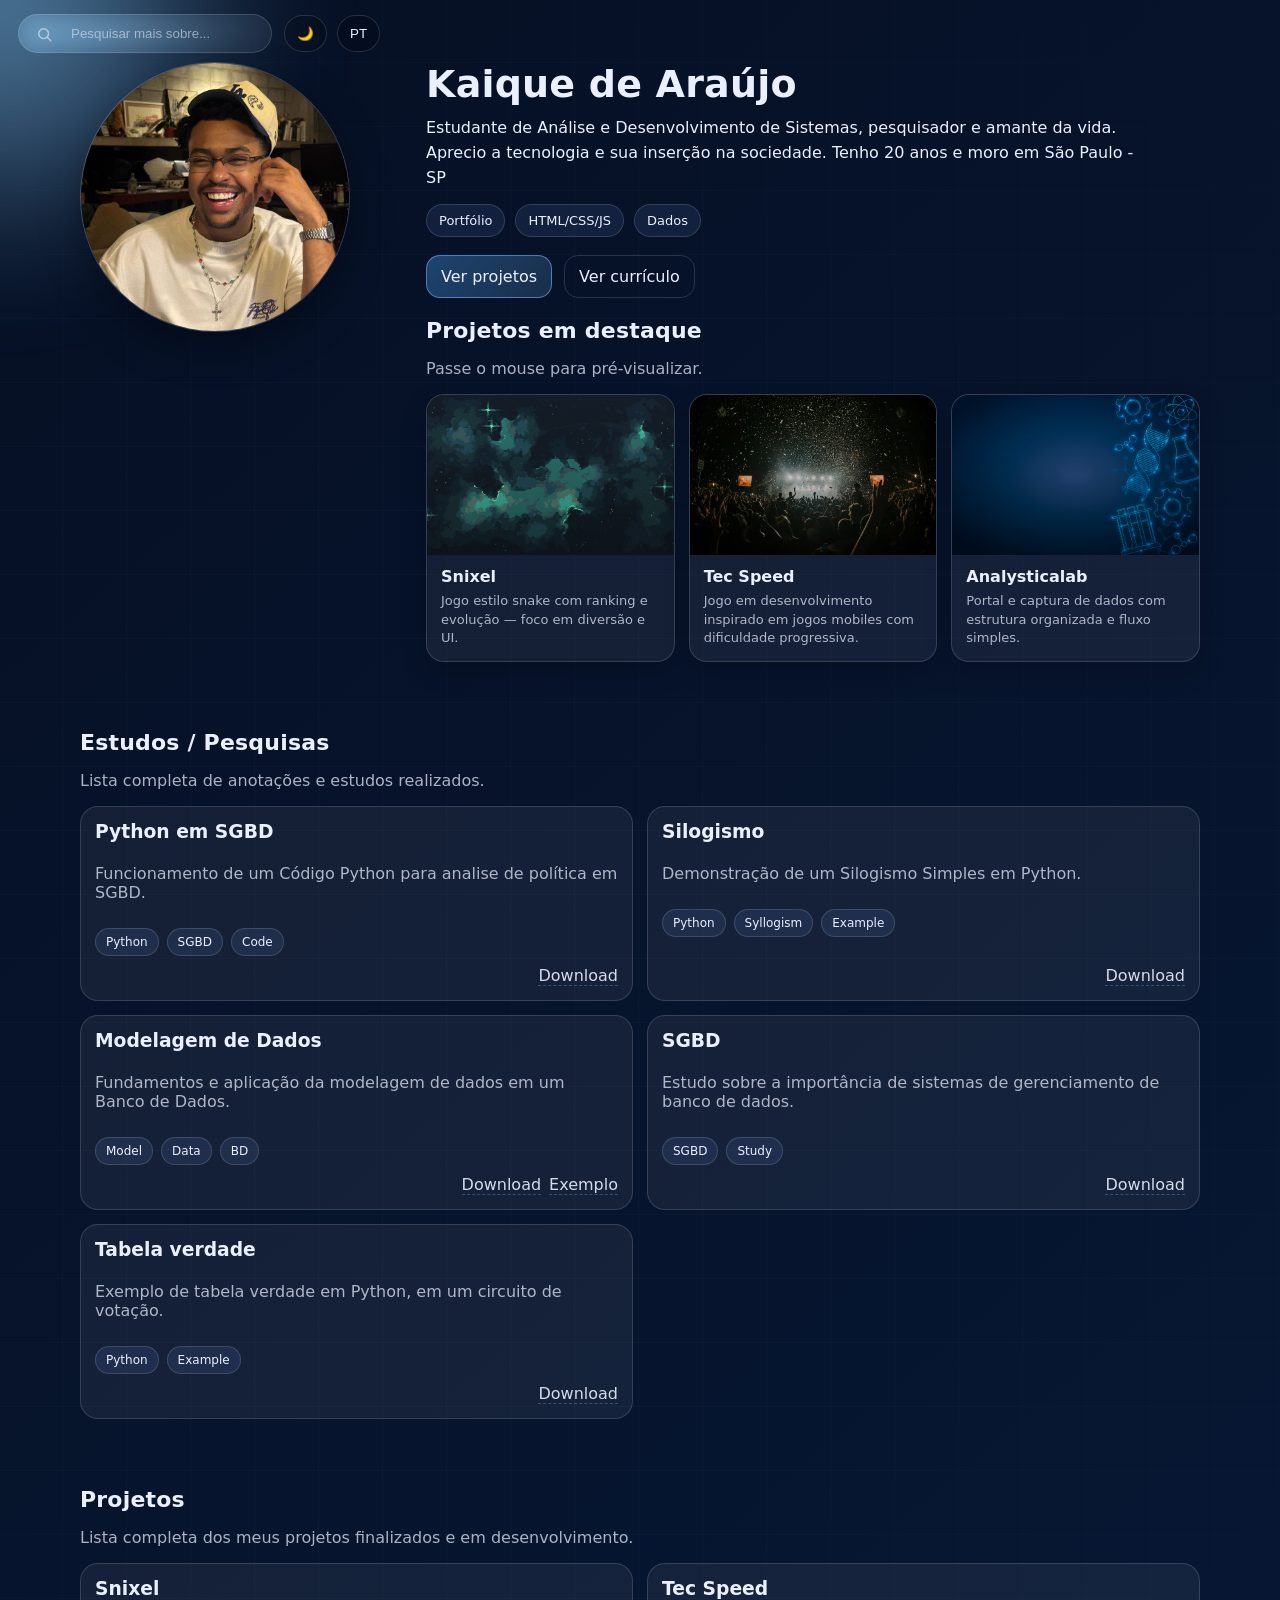
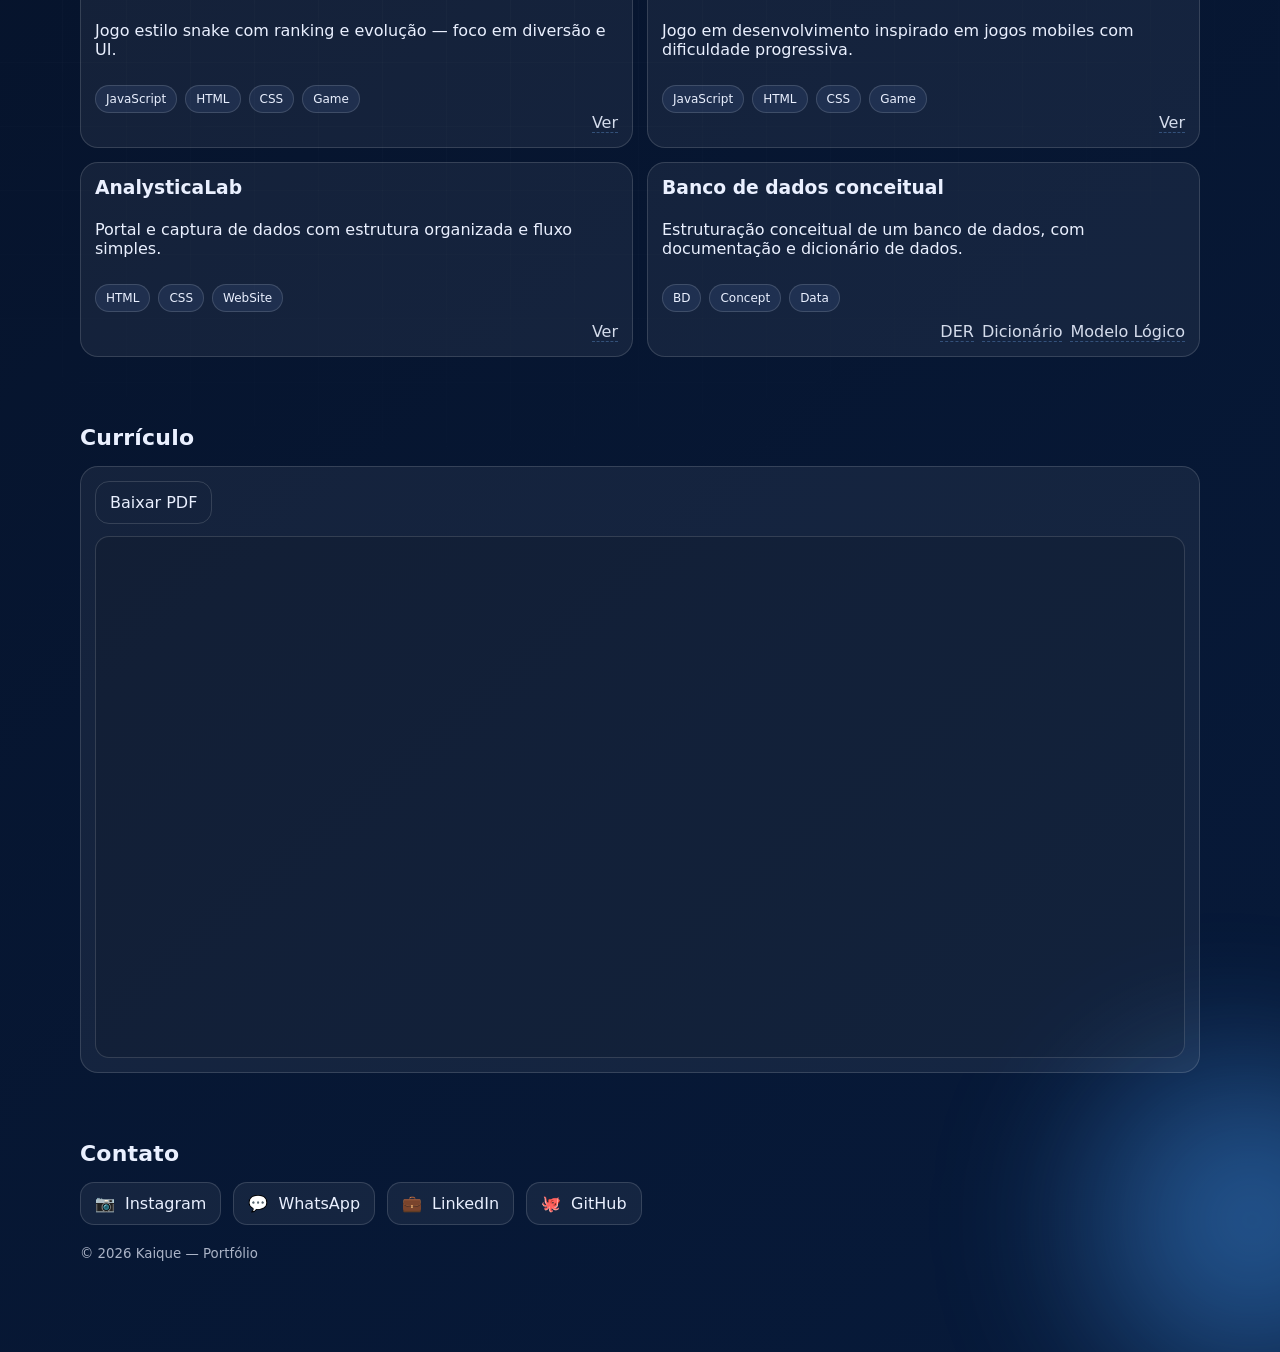
<file: index.html>
<!DOCTYPE html>
<html lang="pt-br" data-theme="dark">
<head>
  <meta charset="UTF-8" />
  <meta name="viewport" content="width=device-width, initial-scale=1"/>
  <title>ForMe</title>
  <link rel="stylesheet" href="style.css" />
</head>

<body>
  <!-- Gradient background layers -->
  <div class="bg">
    <div class="blob b1"></div>
    <div class="blob b2"></div>
    <div class="grid"></div>
  </div>

  <!-- Top-right accessibility controls -->
  <header class="topbar" aria-label="Acessibilidades">
    <div class="search right">
  <svg class="search-icon" viewBox="0 0 24 24">
    <path d="M21 21l-4.3-4.3m1.3-5.2a6.5 6.5 0 11-13 0 6.5 6.5 0 0113 0z"
      stroke="currentColor"
      stroke-width="2"
      fill="none"
      stroke-linecap="round"
      stroke-linejoin="round"/>
  </svg>

  <input
    id="searchInput"
    type="search"
    placeholder="Pesquisar mais sobre..."
        aria-label="Pesquisar por palavras-chave"
      />
    </div>

    <div class="toggles">
      <button class="icon-btn" id="btnTheme" aria-label="Alternar modo noturno">
        🌙
      </button>

      <button class="icon-btn" id="btnLang" aria-label="Alterar idioma">
        PT
      </button>
    </div>
  </header>

  <!-- Right hidden navbar (reveals on hover) -->
   <button class="menu-toggle" aria-label="Abrir menu">
  <span></span>
  <span></span>
  <span></span>
</button>
  <aside class="nav-rail" aria-label="Menu lateral">
    <nav class="nav" aria-label="Navegação principal">
      <a href="#home" class="nav-item" data-i18n="nav_home" title="Home">🏠 <span>Home</span></a>
      <a href="#cv" class="nav-item" data-i18n="nav_cv" title="Currículo">📄 <span>Currículo</span></a>
      <a href="#projects" class="nav-item" data-i18n="nav_projects" title="Projetos">🧩 <span>Projetos</span></a>
      <a href="#studies" class="nav-item" data-i18n="nav_studies" title="Estudos/Pesquisas">📚 <span>Estudos</span></a>
      <a href="#contact" class="nav-item" data-i18n="nav_contact" title="Contato">✉️ <span>Contato</span></a>
    </nav>
  </aside>

  <main class="container">
    <!-- HOME -->
    <section id="home" class="section hero" data-search-scope="home">
      <div class="hero-left">
        <div class="avatar-wrap" aria-label="Foto do Kaique">
          <!-- Troque src pela sua foto -->
          <img class="avatar" src="perfil.png" alt="Foto do Kaique" onerror="this.style.display='none'; this.parentElement.classList.add('avatar-fallback')"/>
          <div class="avatar-fallback-inner">
            <div class="initials">K</div>
            <small data-i18n="avatar_hint">Adicione sua foto em /assets</small>
          </div>
        </div>
      </div>

      <div class="hero-right">
        <h1 class="title">
          <strong>Kaique de Araújo</strong>
        </h1>

        <p class="subtitle" data-i18n="subtitle">
          Estudante de Análise e Desenvolvimento de Sistemas, pesquisador e amante da vida. Aprecio a tecnologia e sua inserção na sociedade. 20 anos, São Paulo - SP
          
        </p>

        <div class="pill-row" aria-label="Destaques rápidos">
          <span class="pill" data-i18n="pill_1">Front-end</span>
          <span class="pill" data-i18n="pill_2">Banco de Dados</span>
          <span class="pill" data-i18n="pill_3">Projetos acadêmicos</span>
        </div>

        <div class="hero-actions">
          <a class="btn primary" href="#projects" data-i18n="cta_projects">Ver projetos</a>
          <a class="btn ghost" href="#cv" data-i18n="cta_cv">Ver currículo</a>
        </div>

        <div class="featured">
          <div class="section-head">
            <h2 data-i18n="featured_title">Projetos em destaque</h2>
            <p class="muted" data-i18n="featured_sub">Passe o mouse para pré-visualizar.</p>
          </div>

          <div class="card-grid">
            <!-- CARD 1 -->
            <article class="card project"
  data-title="Snixel"
  data-desc="Jogo estilo snake com ranking e evolução — foco em diversão e UI."
  data-shots="/assets/images/snixel-1.PNG|assets/images/snixel-2.PNG|assets/images/snixel-3.PNG"
  data-tags="web front-end html css"
  data-demo="assets/games/SNIXEL/indeex.html"
  tabindex="0">

  <div class="card-media" style="--img:url('assets/images/char.png')"></div>

  <div class="card-body">
    <h3>Snixel</h3>
    <p data-i18n="p1_desc">
      Jogo estilo snake com ranking e evolução — foco em diversão e UI.
    </p>
  </div>

  <button class="card-overlay" data-preview="Snixel">Pré-visualizar</button>
</article>

            <!-- CARD 2 -->
            <article class="card project"
  data-title="Tec Speed"
  data-desc="Jogo em desenvolvimento inspirado em jogos mobiles com dificuldade progressiva."
  data-shots="/assets/images/tec-speed-1.PNG|assets/images/tec-speed-2.PNG|assets/images/tec-speed-3.PNG"
  data-tags="web front-end html css"
  data-demo="assets/games/tec-speed/index.html"
  tabindex="0">

  <div class="card-media" style="--img:url('assets/images/tec.jpg')"></div>

  <div class="card-body">
    <h3>Tec Speed</h3>
    <p data-i18n="p2_desc">
      Jogo em desenvolvimento inspirado em jogos mobiles com dificuldade progressiva.
    </p>
  </div>
  
  <button class="card-overlay" data-preview="Snixel">Pré-visualizar</button>
            </article>

            <!-- CARD 3 -->
            <article class="card project"
  data-title="Analysticalab"
  data-desc="Portal de captura de dados com estrutura organizada e fluxo simples."
  data-shots="/assets/images/lab-1.PNG|assets/images/lab-3.PNG"
  data-tags="web front-end html css"
  data-demo="assets/games/lab-page/index.html"
  tabindex="0">

  <div class="card-media" style="--img:url('assets/images/lab-fundo.jpg')"></div>

  <div class="card-body">
    <h3>Analysticalab</h3>
    <p data-i18n="p3_desc">
      Portal de captura de dados com estrutura organizada e fluxo simples.
    </p>
  </div>

   <button class="card-overlay" data-preview="Analysticalab">Pré-visualizar</button>
            </article>
    </section>

    <!-- ESTUDOS / PESQUISAS -->
    <section id="studies" class="section" data-search-scope="studies">
      <div class="section-head">
        <h2 data-i18n="studies_title">Estudos / Pesquisas</h2>
        <p class="muted" data-i18n="studies_sub">Lista completa de anotações e estudos realizados.</p>
      </div>

    <!-- ESTUDO 1 -->
      <div class="list-grid">
        <article class="list-card" data-tags="python sgbd code" data-title="Python em SGBD">
          <h3 data-i18n="study_a_title">Python em SGBD</h3>
          <p class="muted" data-i18n="study_a_desc">Funcionamento de um Código Python para analise de política em SGBD.</p>
          <div class="chips">
            <span class="chip">Python</span><span class="chip">SGBD</span><span class="chip">Code</span>
          </div>
    <div class="links">
<div class="downloads">
  <a href="assets/docs/python-sgbd.pdf" class="link" download>Download</a>
</div>
  </article>

     <!-- ESTUDO 2 -->
        <article class="list-card" data-tags="python syllogism example" data-title="Silogismo">
          <h3 data-i18n="study_b_title">Silogismo</h3>
          <p class="muted" data-i18n="study_b_desc">Demonstração de um Silogismo Simples em Python.</p>
          <div class="chips">
            <span class="chip">Python</span><span class="chip">Syllogism</span><span class="chip">Example</span>
          </div>
        <div class="links">
<div class="downloads">
  <a href="assets/docs/silogismo.ipynb" class="link" download>Download</a>
</div>
  </article>

  <!-- ESTUDO 3 -->
        <article class="list-card" data-tags="model data BD" data-title="Modelagem de Dados">
          <h3 data-i18n="study_c_title">Modelagem de Dados</h3>
          <p class="muted" data-i18n="study_c_desc">Fundamentos e aplicação da modelagem de dados em um Banco de Dados.</p>
          <div class="chips">
            <span class="chip">Model</span><span class="chip">Data</span><span class="chip">BD</span>
          </div>
        <div class="links">
<div class="downloads">
  <a href="assets/docs/modelagem.pdf" class="link" download>Download</a>
  <a href="assets/docs/mdexemplo.ipynb" class="link" download>Exemplo</a>
</div>
  </article>

  <!-- ESTUDO 4 -->
        <article class="list-card" data-tags="sgbd study" data-title="SGBD">
          <h3 data-i18n="study_d_title">SGBD</h3>
          <p class="muted" data-i18n="study_d_desc">Estudo sobre a importância de sistemas de gerenciamento de banco de dados. </p>
          <div class="chips">
            <span class="chip">SGBD</span><span class="chip">Study</span>
          </div>
        <div class="links">
<div class="downloads">
  <a href="assets/docs/sgbd-estudo.pdf" class="link" download>Download</a>
</div>
  </article>

  <!-- ESTUDO 5 -->
        <article class="list-card" data-tags="python example" data-title="Tabela verdade">
          <h3 data-i18n="study_e_title">Tabela Verdade</h3>
          <p class="muted" data-i18n="study_e_desc">Exemplo de tabela verdade em Python, em um circuito de votação. </p>
          <div class="chips">
            <span class="chip">Python</span><span class="chip">Example</span>
          </div>
        <div class="links">
<div class="downloads">
  <a href="assets/docs/tabelaverdade.ipynb" class="link" download>Download</a>
</div>
  </article>
    </section>

    <!-- PROJETOS -->
    <section id="projects" class="section" data-search-scope="projects">
      <div class="section-head">
        <h2 data-i18n="projects_title">Projetos</h2>
        <p class="muted" data-i18n="projects_sub">Lista completa dos meus projetos finalizados e em desenvolvimento.</p>
      </div>

      <div class="list-grid" id="projectsList">

  <!-- PROJETO 1 -->
  <article class="list-card" data-tags="jogo javascript ranking" data-title="Snixel">
    <h3>Snixel</h3>
   <p data-i18n="p1_desc">Jogo estilo snake com ranking e evolução — foco em diversão e UI.</p>
    <div class="chips">
      <span class="chip">JavaScript</span><span class="chip">HTML</span><span class="chip">CSS</span><span class="chip">Game</span>
    </div>
    <div class="links">
      <a href="assets/games/SNIXEL/indeex.html" class="link" target="_blank" rel="noopener noreferrer">Ver</a>
    </div>
  </article>

  <!-- PROJETO 2 -->
  <article class="list-card" data-tags="sistema analise dados" data-title="Tec Speed">
    <h3>Tec Speed</h3>
    <p data-i18n="p2_desc">Jogo em desenvolvimento inspirado em jogos mobiles com dificuldade progressiva.</p>
    <div class="chips">
      <span class="chip">JavaScript</span><span class="chip">HTML</span><span class="chip">CSS</span><span class="chip">Game</span>
    </div>
    <div class="links">
      <a href="assets/games/tec-speed/index.html" class="link" target="_blank" rel="noopener noreferrer">Ver</a>
    </div>
  </article>

  <!-- PROJETO 3 -->
  <article class="list-card" data-tags="laboratorio exames banco" data-title="AnalysticaLab">
    <h3>AnalysticaLab</h3>
    <p data-i18n="p3_desc">Portal de captura de dados com estrutura organizada e fluxo simples.</p>
    <div class="chips">
      <span class="chip">HTML</span><span class="chip">CSS</span><span class="chip">WebSite</span>
    </div>
    <div class="links">
      <a href="assets/games/lab-page/index.html" class="link" target="_blank" rel="noopener noreferrer">Ver</a>
    </div>
  </article>

  <!-- PROJETO 4 -->
  <article class="list-card" data-tags="seu quarto projeto" data-title="Banco de dados conceitual">
    <h3>Banco de dados conceitual</h3>
    <p data-i18n="p4_desc">Estruturação conceitual de um banco de dados, com documentação e dicionário de dados.</p>
    <div class="chips">
      <span class="chip">BD</span><span class="chip">Concept</span><span class="chip">Data</span>
    </div>
    <div class="links">
<div class="downloads">
  <a href="assets/docs/der.docx" class="link" download>DER</a>
  <a href="assets/docs/dicionario.xlsx" class="link" download>Dicionário</a>
  <a href="assets/docs/modelo.pdf" class="link" download>Modelo Lógico</a>
</div>
  </article>

</div>
    </section>


<!-- CURRÍCULO (sem abrir nova guia) -->
    <section id="cv" class="section" data-search-scope="cv">
  <div class="section-head">
    <h2 data-i18n="cv_title">Currículo</h2>
    <p class="muted" data-i18n="cv_sub"></p>
  </div>

  <div class="cv-wrap">
    <div class="cv-actions">
      <a class="btn ghost" id="cvDownload" href="cv.pdf" download="Curriculo-Kaique.pdf" data-i18n="cv_download">
        Baixar PDF
      </a>
    </div>

    <div class="cv-viewer" role="region" aria-label="Visualização do currículo">
      <iframe id="cvFrame" title="Currículo (PDF)" src="cv.pdf" loading="lazy"></iframe>
    </div>
  </div>
</section>
    <!-- CONTATO (rodapé) -->
    <footer id="contact" class="section footer" data-search-scope="contact">
      <div class="section-head">
        <h2 data-i18n="contact_title">Contato</h2>
        <p class="muted" data-i18n="contact_sub"></p>
      </div>

      <div class="contact-row">
        <a class="social" href="https://www.instagram.com/okarapreto/" target="_blank"> 📷 <span>Instagram</span></a>
        <a class="social" href="https://wa.me/11960584763" target="_blank"> 💬 <span>WhatsApp</span></a>
        <a class="social" href="#" aria-label="LinkedIn">💼 <span>LinkedIn</span></a>
        <a class="social" href="https://github.com/kaique-araujo" target="_blank"> 🐙 <span>GitHub</span></a>
      </div>

      <small class="muted">© <span id="year"></span> Kaique — Portfólio</small>
    </footer>
  </main>

  <!-- Preview modal (in-page, no new tab) -->
  <dialog class="modal" id="previewModal" aria-label="Pré-visualização do projeto">
  <div class="modal-card">
    <div class="modal-top">
      <h3 id="previewTitle">Pré-visualizar</h3>
      <button class="icon-btn" id="closeModal" aria-label="Fechar">✖</button>
    </div>

    <div class="modal-body">
      <div class="gallery">
        <button class="gallery-nav" id="prevShot" aria-label="Imagem anterior">‹</button>

        <div class="gallery-frame">
          <img id="previewImage" alt="Screenshot do projeto" />
          <div class="gallery-count" id="galleryCount">1/1</div>
        </div>

        <button class="gallery-nav" id="nextShot" aria-label="Próxima imagem">›</button>
      </div>

      <p class="muted" id="previewText"></p>

      <div class="preview-links" id="previewLinks"></div>

      <div class="modal-actions">
  <button class="btn ghost" id="modalGoProjects">Ver seção de projetos</button>

  <a class="btn primary" id="btnTestar" target="_blank" style="display:none;">
     Testar
  </a>

  
</div>
    </div>
  </div>
</dialog>

  <script src="script.js"></script>
</body>
</html>
</file>
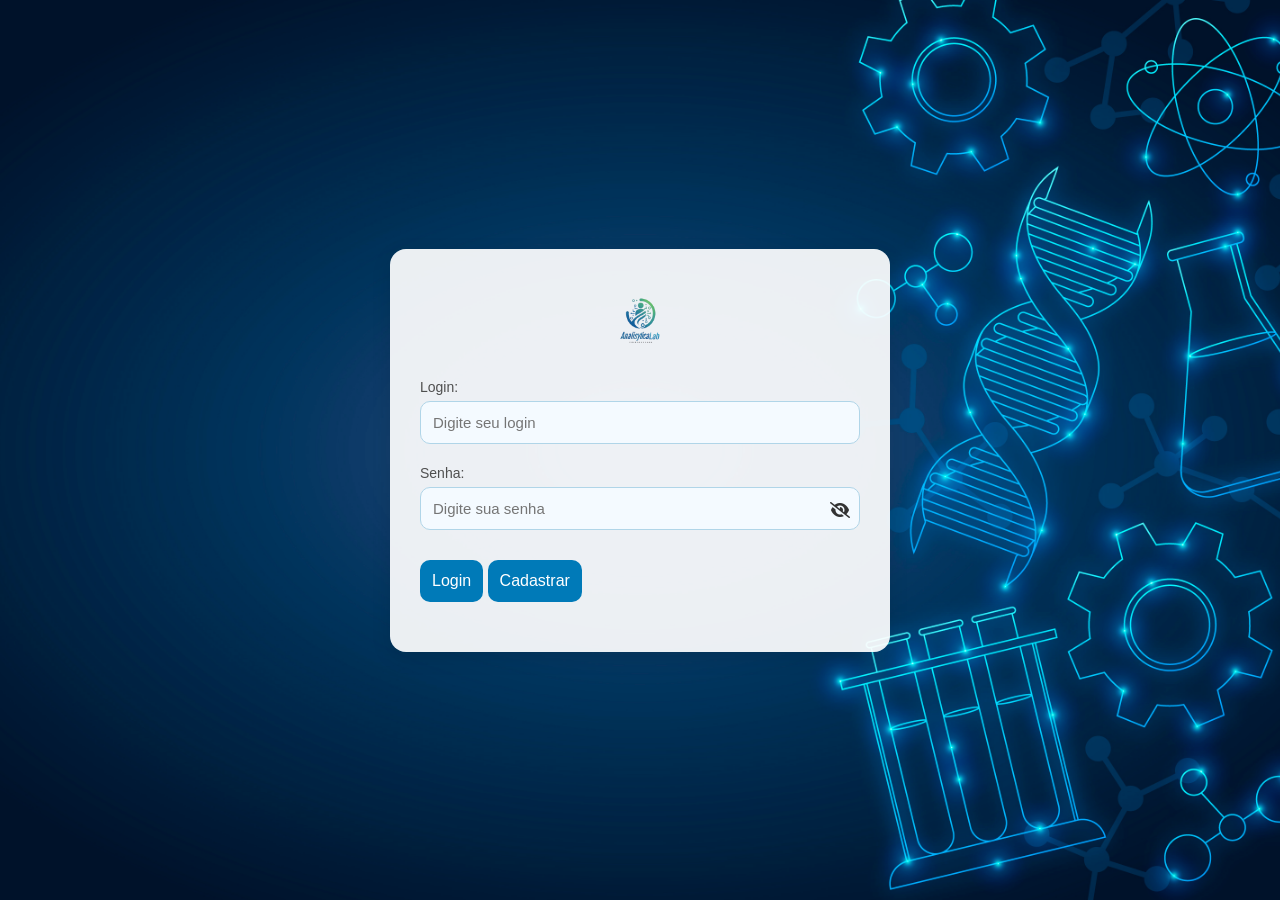
<file: assets/games/lab-page/index.html>
<!DOCTYPE html>
<html lang="pt-br">
<head>
    <meta charset="UTF-8">
    <meta name="viewport" content="width=device-width, initial-scale=1.0">
    <title>Login - Laboratório</title>
    
    <link rel="stylesheet" href="style.css">
    <link rel="stylesheet" href="https://cdnjs.cloudflare.com/ajax/libs/font-awesome/6.5.0/css/all.min.css">
</head>
<body>
    <div class="container">
        <header>
            <img src="logotype-semfundo.png" alt="Microscópio" class="microscope-img">
        </header>

        <form action="#" method="POST" class="form-cadastro" onsubmit="return false;">
            <div class="form-group">
                <label for="login">Login:</label>
                <input type="text" id="login" name="login" placeholder="Digite seu login" required>
            </div>

            <div class="form-group" style="position: relative;">
                <label for="senha">Senha:</label>
                <input type="password" id="senha" name="senha" placeholder="Digite sua senha" required style="padding-right: 40px;">
                <i id="toggleSenha" class="fa-solid fa-eye-slash" 
                   onclick="toggleSenha()" 
                   style="position: absolute; top: 38px; right: 10px; cursor: pointer;"></i>
            </div>

            <div class="form-group">
                <button type="button" class="btn-login" onclick="fazerLogin()">Login</button>
                <button type="button" class="btn-cadastrar" onclick="window.location.href='cadastro.html'">Cadastrar</button>
            </div>
        </form>
    </div>

    <script>
        function toggleSenha() {
            const input = document.getElementById("senha");
            const icon = document.getElementById("toggleSenha");

            if (input.type === "password") {
                input.type = "text";
                icon.classList.remove("fa-eye-slash");
                icon.classList.add("fa-eye");
            } else {
                input.type = "password";
                icon.classList.remove("fa-eye");
                icon.classList.add("fa-eye-slash");
            }
        }

        function fazerLogin() {
            const login = document.getElementById("login").value;
            const senha = document.getElementById("senha").value;

            if (login === "admin" && senha === "1234") {
                alert("Login realizado com sucesso!");
                window.location.href = "pagina-de-login.html";
            } else {
                alert("Login ou senha incorretos. Tente novamente.");
            }
        }
    </script>
</body>

</html>
</file>
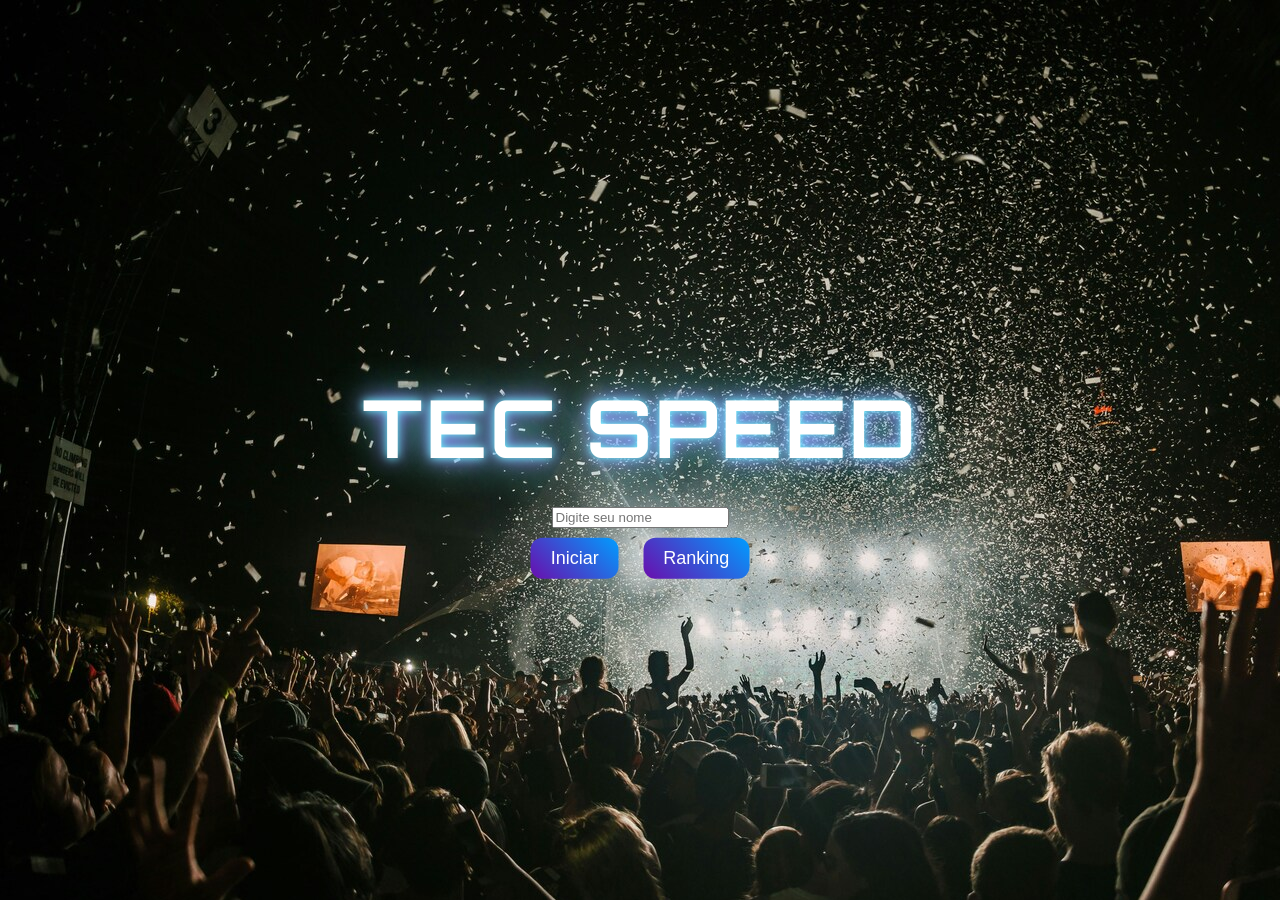
<file: assets/games/tec-speed/index.html>
<!doctype html>
<html lang="pt-BR">
<head>
<meta charset="utf-8" />
<meta name="viewport" content="width=device-width,initial-scale=1" />
<title>TecGame</title>
<link href="https://fonts.googleapis.com/css2?family=Roboto:wght@400;700&family=Press+Start+2P&display=swap" rel="stylesheet">
<link rel="stylesheet" href="style.css">
</head><link href="https://fonts.googleapis.com/css2?family=Orbitron:wght@700&display=swap" rel="stylesheet">

<body>
<div class="wrap">
  <div id="menu" class="menu">
    <h2>TEC SPEED</h2>
    <input type="text" id="playerName" placeholder="Digite seu nome" />
    <br>
    <button id="menuStart">Iniciar</button>
    <button id="menuRanking">Ranking</button>
  </div>

  <div id="ranking" class="ranking hidden">
    <h2>Ranking</h2>
    <ol id="rankingList"></ol>
    <button onclick="showMenu()">Voltar</button>
  </div>

  <div id="gameArea" class="hidden">
    <div id="gameOverOverlay" class="overlay hidden"></div>
    <header>
      <h1>PLAY</h1>
      <div class="hud">
        <button id="pauseBtn">Pausar</button>
        <div class="stats">
          <div class="stat">Placar: <span id="score">0</span></div>
          <div class="stat">Combo: <span id="combo">0</span></div>
          <div class="stat">Vidas: <span id="lives">3</span></div>
          <div class="stat">Acurácia: <span id="acc">100%</span></div>
        </div>
      </div>
    </header>
    <canvas id="gameCanvas" width="800" height="520"></canvas>
    <div class="touch-row" id="touchRow">
      <div class="touch-btn" data-col="0">D</div>
      <div class="touch-btn" data-col="1">F</div>
      <div class="touch-btn" data-col="2">J</div>
      <div class="touch-btn" data-col="3">K</div>
    </div>
  </div>
</div>
<script src="game.js"></script>
</body>
</html>
</file>
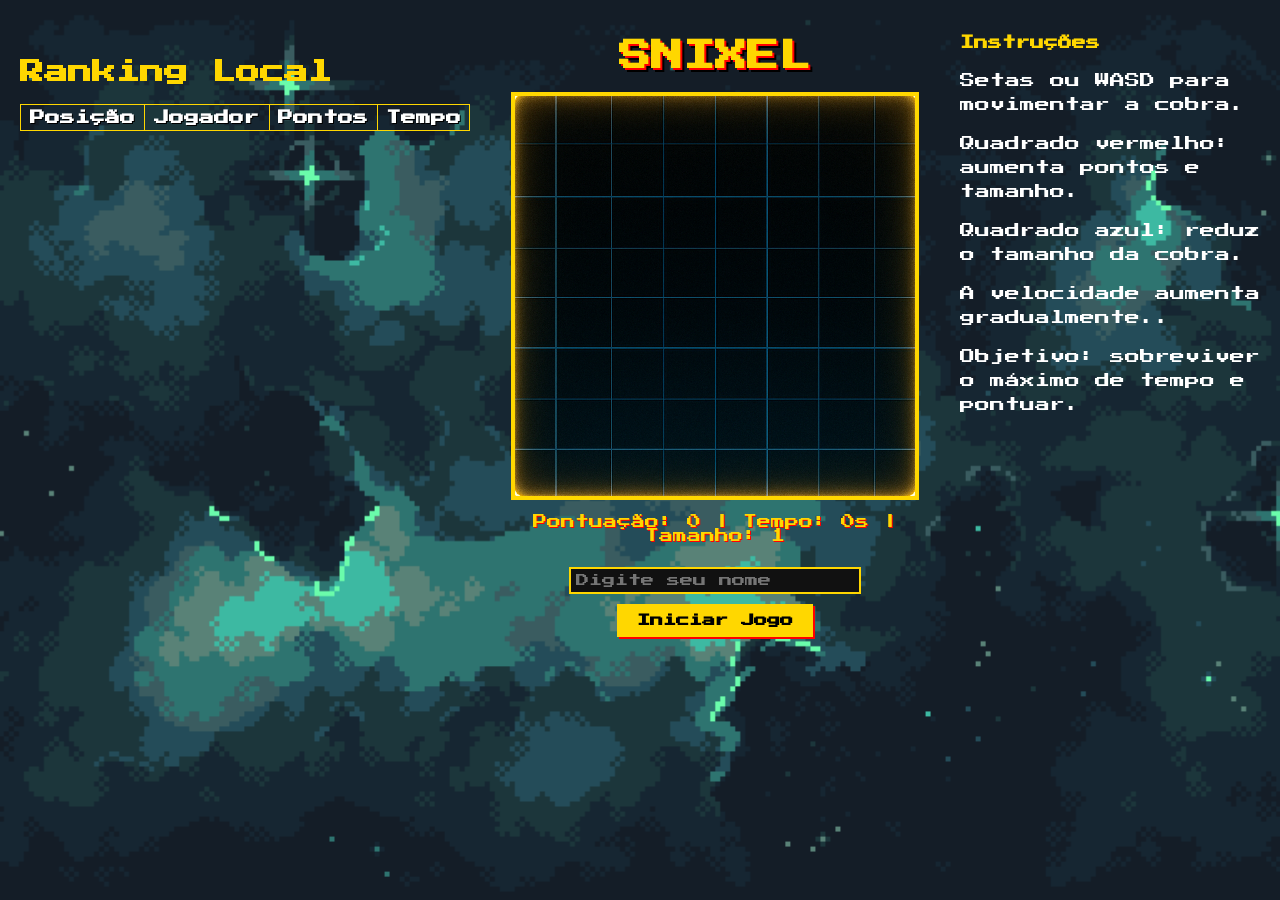
<file: assets/games/SNIXEL/indeex.html>
<!DOCTYPE html>
<html lang="pt-BR">
<head>
  <meta charset="UTF-8">
  <title>Snixel Game</title>
  <style>
    @import url('https://fonts.googleapis.com/css2?family=Press+Start+2P&display=swap');

    body {
  background: url(char.png) no-repeat center center fixed;
  background-size: cover;
  color: #FFD700;
  font-family: 'Press Start 2P', monospace;
  display: flex;
  justify-content: center;
  align-items: flex-start;
  gap: 30px;
  margin: 0;
  padding: 20px;
}
    h1 {
      margin: 20px 0;
      color: #FFD700;
      text-shadow: 2px 2px #ff0000, 4px 4px #000;
      text-align: center;
    }
    #gameArea {
      text-align: center;
    }
    #gameCanvas {
  background: url(chat.png) no-repeat center center;
  background-size: 100% 100%;
  display: block;
  margin: 0 auto;
  border: 4px solid #FFD700;
  image-rendering: pixelated;
}

    #info {
      margin: 15px;
      color: #fff;
    }
    #info p {
      font-size: 14px;
      color: #FFD700;
      text-shadow: 1px 1px #ff0000;
    }
    #ranking {
      margin-top: 20px;
    }
    table {
      margin: 0 auto;
      border-collapse: collapse;
      width: 450px;
      color: #fff;
      font-size: 15px;
    }
    td, th {
      border: 1px solid #FFD700;
      padding: 5px;
      text-shadow: 1px 1px #000;
    }
    input {
      padding: 5px;
      margin-top: 10px;
      border: 2px solid #FFD700;
      background: #111;
      color: #FFD700;
      font-family: 'Press Start 2P', monospace;
    }
    button {
      margin-top: 10px;
      padding: 10px 20px;
      background: #FFD700;
      border: none;
      font-weight: bold;
      cursor: pointer;
      font-family: 'Press Start 2P', monospace;
      box-shadow: 2px 2px #ff0000;
    }
    button:hover {
      background: #ff0000;
      color: #fff;
    }
    #instructions {
      max-width: 300px;
      color: #fff;
      font-size: 15px;
      text-align: left;
      line-height: 1.6;
    }
    #instructions h2 {
     font-size: 14px;
      color: #FFD700;
      margin-bottom: 10px;
    } 
    button {
      margin-top: 10px;
      padding: 10px 20px;
      background: #FFD700;
      border: none;
      font-weight: bold;
      cursor: pointer;
      font-family: 'Press Start 2P', monospace;
      box-shadow: 2px 2px #ff0000;
    }
    button:hover { background: #ff0000; color: #fff; }
</style>
</head>
<body>
  <div id="ranking">
      <h2>Ranking Local</h2>
      <table id="rankingTable">
        <tr><th>Posição</th><th>Jogador</th><th>Pontos</th><th>Tempo</th></tr>
        </table>
        </div>
  <div id="gameArea">
    <h1>SNIXEL</h1>
    <canvas id="gameCanvas" width="400" height="400"></canvas>
    <div id="info">
      <p>
        Pontuação: <span id="score">0</span> | 
        Tempo: <span id="time">0</span>s | 
        Tamanho: <span id="length">1</span>
      </p>
      <input type="text" id="playerName" placeholder="Digite seu nome">
      <br>
      <button onclick="startGame()">Iniciar Jogo</button>
      </div>
      </div>
  </div>

  <div id="instructions">
    <h2>Instruções</h2>
    <p>Setas ou WASD para movimentar a cobra.</p>
    <p>Quadrado vermelho: aumenta pontos e tamanho.</p>
    <p>Quadrado azul: reduz o tamanho da cobra.</p>
    <p>A velocidade aumenta gradualmente..</p>
    <p>Objetivo: sobreviver o máximo de tempo e pontuar.</p>
  </div>

  <script>
    const canvas = document.getElementById("gameCanvas");
    const ctx = canvas.getContext("2d");
    const scoreEl = document.getElementById("score");
    const timeEl = document.getElementById("time");
    const lengthEl = document.getElementById("length");
    const rankingTable = document.getElementById("rankingTable");
    const playerNameInput = document.getElementById("playerName");

    const box = 20;
    let snake, direction, food, score, game, currentPlayer, gameSpeed;
    let particles = [];
    let blueFood = null;
    let blueFoodTimer = 0;
    let startTime, timerInterval;

    function startGame() {
      currentPlayer = playerNameInput.value.trim() || "Anônimo";
      snake = [{x: 9*box, y: 10*box}];
      direction = "RIGHT";
      food = randomFood();
      blueFood = null;
      score = 0;
      gameSpeed = 150;
      scoreEl.textContent = score;
      lengthEl.textContent = snake.length;
      clearInterval(game);
      clearInterval(timerInterval);

      startTime = Date.now();
      timerInterval = setInterval(updateTime, 1000);

      game = setInterval(draw, gameSpeed);
      draw();
    }

    function updateTime() {
      let elapsed = Math.floor((Date.now() - startTime) / 1000);
      timeEl.textContent = elapsed;

      // aumenta a velocidade a cada 10s
      if (elapsed % 10 === 0 && gameSpeed > 50) {
        gameSpeed -= 10;
        clearInterval(game);
        game = setInterval(draw, gameSpeed);
      }
    }

    document.addEventListener("keydown", (e) => {
      if ((e.key === "ArrowLeft" || e.key === "a") && direction !== "RIGHT") direction = "LEFT";
      if ((e.key === "ArrowUp" || e.key === "w") && direction !== "DOWN") direction = "UP";
      if ((e.key === "ArrowRight" || e.key === "d") && direction !== "LEFT") direction = "RIGHT";
      if ((e.key === "ArrowDown" || e.key === "s") && direction !== "UP") direction = "DOWN";
    });

    function randomFood() {
      return {
        x: Math.floor(Math.random() * (canvas.width / box)) * box,
        y: Math.floor(Math.random() * (canvas.height / box)) * box
      };
    }

    function draw() {
      ctx.fillStyle = "#000";
      ctx.fillRect(0,0,400,400);

      updateParticles();

      // cobra
      for(let i=0; i<snake.length; i++){
        ctx.fillStyle = (i === 0)? "#00FF00" : "#32CD32";
        ctx.fillRect(snake[i].x, snake[i].y, box, box);
        ctx.strokeStyle = "#111";
        ctx.strokeRect(snake[i].x, snake[i].y, box, box);
      }

      // comida vermelha
      ctx.fillStyle = "red";
      ctx.fillRect(food.x, food.y, box, box);

      // comida azul
      if (blueFood) {
        ctx.fillStyle = "blue";
        ctx.fillRect(blueFood.x, blueFood.y, box, box);
        blueFoodTimer--;
        if (blueFoodTimer <= 0) {
          blueFood = null;
        }
      } else if (Math.random() < 0.01) { 
        blueFood = randomFood();
        blueFoodTimer = 100;
      }

      let snakeX = snake[0].x;
      let snakeY = snake[0].y;

      if(direction === "LEFT") snakeX -= box;
      if(direction === "UP") snakeY -= box;
      if(direction === "RIGHT") snakeX += box;
      if(direction === "DOWN") snakeY += box;

      // teletransporte
      if(snakeX < 0) snakeX = canvas.width - box;
      if(snakeY < 0) snakeY = canvas.height - box;
      if(snakeX >= canvas.width) snakeX = 0;
      if(snakeY >= canvas.height) snakeY = 0;

      // comer vermelho
      if(snakeX === food.x && snakeY === food.y){
        score++;
        scoreEl.textContent = score;
        spawnParticles(food.x, food.y, "red");
        food = randomFood();
        // cresce naturalmente (não faz pop)
      } 
      // comer azul
      else if (blueFood && snakeX === blueFood.x && snakeY === blueFood.y){
        spawnParticles(blueFood.x, blueFood.y, "blue");
        blueFood = null;
        if (snake.length > 1) {
          snake.pop(); // realmente diminui
        }
        snake.pop(); // garante redução de mais 1
      } 
      else {
        snake.pop();
      }

      let newHead = {x: snakeX, y: snakeY};

      if(collision(newHead, snake)){
        clearInterval(game);
        clearInterval(timerInterval);
        saveScore(currentPlayer, score, timeEl.textContent);
        alert("Game Over! Pontos: " + score + " | Tempo: " + timeEl.textContent + "s");
      }

      snake.unshift(newHead);
      lengthEl.textContent = snake.length;
    }

    function collision(head, array){
      for(let i=0; i<array.length; i++){
        if(head.x === array[i].x && head.y === array[i].y){
          return true;
        }
      }
      return false;
    }

    // partículas
    function spawnParticles(x, y, color) {
      for(let i=0; i<15; i++){
        particles.push({
          x: x + box/2,
          y: y + box/2,
          dx: (Math.random() - 0.5) * 4,
          dy: (Math.random() - 0.5) * 4,
          life: 30,
          color: color
        });
      }
    }

    function updateParticles() {
      for(let i=0; i<particles.length; i++){
        let p = particles[i];
        ctx.fillStyle = p.color;
        ctx.fillRect(p.x, p.y, 4, 4);
        p.x += p.dx;
        p.y += p.dy;
        p.life--;
        if(p.life <= 0){
          particles.splice(i,1);
          i--;
        }
      }
    }

    function saveScore(name, score, time) {
      let scores = JSON.parse(localStorage.getItem("snakeScores")) || [];
      scores.push({name, score, time});
      scores.sort((a,b) => b.score - a.score || b.time - a.time);
      scores = scores.slice(0,5);
      localStorage.setItem("snakeScores", JSON.stringify(scores));
      showRanking();
    }

    function showRanking() {
      let scores = JSON.parse(localStorage.getItem("snakeScores")) || [];
      rankingTable.innerHTML = "<tr><th>Posição</th><th>Jogador</th><th>Pontos</th><th>Tempo</th></tr>";
      scores.forEach((s, i) => {
        rankingTable.innerHTML += `<tr><td>${i+1}</td><td>${s.name}</td><td>${s.score}</td><td>${s.time}s</td></tr>`;
      });
    }

    showRanking();
  </script>
</body>
</html>
</file>
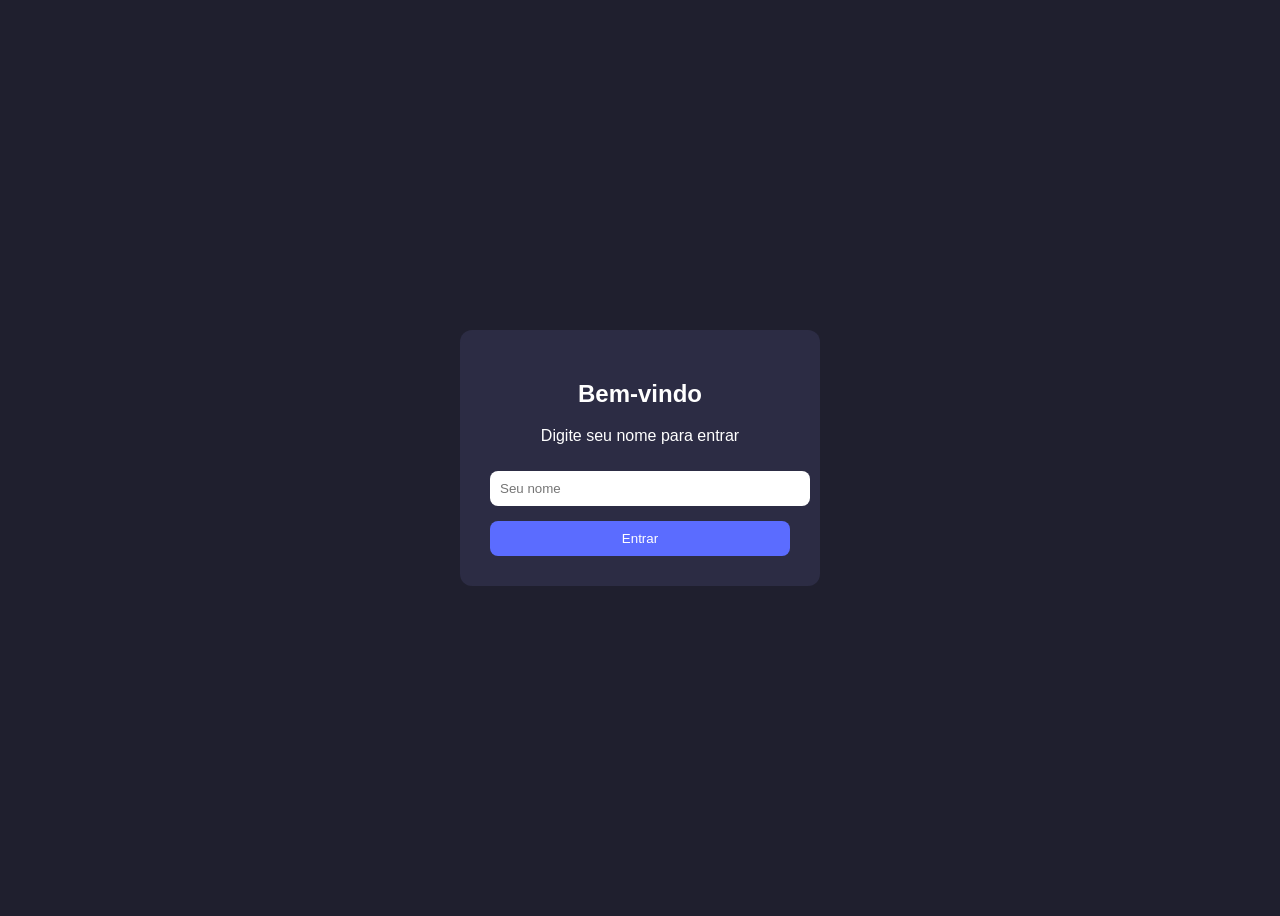
<file: assets/games/agendamento/templates/login.html>
<!DOCTYPE html>
<html lang="pt-br">
<head>
    <title>Entrar no Sistema</title>
    <style>
        body {
            background: #1f1f2e;
            display: flex;
            justify-content: center;
            align-items: center;
            height: 100vh;
            font-family: Arial;
            color: white;
        }

        .box {
            background: #2c2c44;
            padding: 30px;
            border-radius: 12px;
            text-align: center;
            width: 300px;
        }

        input {
            width: 100%;
            padding: 10px;
            margin-top: 10px;
            border-radius: 8px;
            border: none;
        }

        button {
            margin-top: 15px;
            width: 100%;
            padding: 10px;
            border: none;
            border-radius: 8px;
            background: #5b6cff;
            color: white;
            cursor: pointer;
        }
    </style>
</head>
<body>

<div class="box">
    <h2>Bem-vindo</h2>
    <p>Digite seu nome para entrar</p>

    <form method="POST">
        <input type="text" name="nome" placeholder="Seu nome" required>
        <button type="submit">Entrar</button>
    </form>
</div>

</body>
</html>
</file>
<file: style.css>
/* ============ Base ============ */
:root{
  --bg1:#061024;
  --bg2:#071a3a;
  --card: rgba(255,255,255,.06);
  --card2: rgba(255,255,255,.08);
  --stroke: rgba(255,255,255,.14);
  --text:#eaf0ff;
  --muted: rgba(234,240,255,.72);
  --brand:#4aa3ff;
  --brand2:#8bd0ff;
  --shadow: 0 14px 40px rgba(0,0,0,.35);
  --radius: 18px;
}

html[data-theme="light"]{
  --bg1:#f4f7ff;
  --bg2:#e7efff;
  --card: rgba(0,0,0,.04);
  --card2: rgba(0,0,0,.06);
  --stroke: rgba(0,0,0,.10);
  --text:#0a1430;
  --muted: rgba(10,20,48,.72);
  --brand:#146bff;
  --brand2:#5ab7ff;
  --shadow: 0 18px 50px rgba(0,0,0,.12);
}

*{box-sizing:border-box}
body{
  margin:0;
  color:var(--text);
  font-family: ui-sans-serif, system-ui, -apple-system, Segoe UI, Roboto, Arial;
  overflow-x:hidden;
  background: linear-gradient(140deg, var(--bg1), var(--bg2));
}

a{color:inherit; text-decoration:none}
code{background:rgba(127,167,255,.12); padding:2px 6px; border-radius:8px; border:1px solid var(--stroke);}

/* ============ Background ============ */
.bg{position:fixed; inset:0; z-index:-2; overflow:hidden;}
.blob{
  position:absolute; width:520px; height:520px; filter: blur(60px);
  opacity:.65; border-radius:999px;
  background: radial-gradient(circle at 30% 30%, var(--brand2), transparent 55%);
  transform: translate3d(0,0,0);
}
.b1{left:-160px; top:-160px;}
.b2{right:-180px; bottom:-180px; background: radial-gradient(circle at 60% 40%, var(--brand), transparent 55%); opacity:.55;}
.grid{
  position:absolute; inset:-2px; z-index:-1; opacity:.15;
  background-image: linear-gradient(to right, rgba(255,255,255,.14) 1px, transparent 1px),
                    linear-gradient(to bottom, rgba(255,255,255,.14) 1px, transparent 1px);
  background-size: 64px 64px;
  mask-image: radial-gradient(circle at 35% 30%, black 30%, transparent 65%);
}

/* ============ Layout ============ */
.container{
  width:min(1120px, calc(100% - 90px));
  margin:0 auto;
  padding:28px 0 80px;
}
.section{padding:34px 0;}
.section-head{margin-bottom:16px;}
.section-head h2{margin:0 0 6px; font-size:22px; letter-spacing:.2px;}
.muted{color:var(--muted);}

/* ============ Topbar ============ */
.topbar{
  position:fixed;
  left:18px;
  top:14px;
  display:flex;
  gap:12px;
  align-items:center;
  z-index:50;
}

.search{
  position: relative;
  display:flex;
  align-items:center;
  padding:10px 16px;
  border-radius:999px;
  border:1px solid var(--stroke);
  background: rgba(255,255,255,0.05);
  backdrop-filter: blur(12px);
}

.search-icon{
  position:absolute;
  left:16px;
  width:18px;
  height:18px;
  opacity:0.6;
  pointer-events:none;
}

#searchInput{
  padding-left:36px;
  border:none;
  outline:none;
  background:transparent;
  color:var(--text);
  width:200px;
}
html[data-theme="light"] .search{
  background: rgba(255,255,255,.55);
}

#searchInput{
  width: 220px;
  border:none;
  outline:none;
  background:transparent;
  color:var(--text);
}
#searchInput::placeholder{color: rgba(234,240,255,.55);}
html[data-theme="light"] #searchInput::placeholder{color: rgba(10,20,48,.45);}

.toggles{display:flex; gap:10px;}

/* Buttons (hover floating effect) */
.icon-btn{
  border:1px solid var(--stroke);
  background: rgba(0,0,0,.18);
  color: var(--text);
  border-radius: 999px;
  padding:10px 12px;
  cursor:pointer;
  backdrop-filter: blur(14px);
  transition: transform .18s ease, background .18s ease, border-color .18s ease;
}
html[data-theme="light"] .icon-btn{background: rgba(255,255,255,.55);}
.icon-btn:hover{transform: translateY(-3px); border-color: rgba(120,180,255,.45);}

/* ============ Right Navbar (Hidden, show on hover) ============ */
.nav-rail{
  position:fixed;
  right:0;
  top:0;
  height:100vh;
  width:72px;
  z-index:40;
  display:flex;
  justify-content:flex-end;
  pointer-events:auto;
}

.nav{
  height:100%;
  width: 260px;
  padding: 100px 10px 18px;
  transform: translateX(188px); /* hidden state */
  transition: transform .22s ease;
  background: rgba(0,0,0,.16);
  border-left: 1px solid var(--stroke);
  backdrop-filter: blur(14px);
  display:flex;
  flex-direction:column;
  gap:10px;
}

html[data-theme="light"] .nav{background: rgba(255,255,255,.50);}

.nav-rail:hover .nav{transform: translateX(0);}

.nav-item{
  display:flex;
  gap:10px;
  align-items:center;
  padding:12px 14px;
  border-radius: 14px;
  border:1px solid transparent;
  transition: transform .18s ease, background .18s ease, border-color .18s ease;
}
.nav-item span{opacity:.92;}
.nav-item:hover{
  transform: translateY(-3px);
  background: rgba(127,167,255,.10);
  border-color: rgba(120,180,255,.35);
}

/* ============ Hero ============ */
.hero{
  display:grid;
  grid-template-columns: 320px 1fr;
  gap: 26px;
  align-items:start;
}

.avatar-wrap{
  width: 270px;
  height: 270px;
  border-radius: 999px;
  border:1px solid var(--stroke);
  background: var(--card);
  box-shadow: var(--shadow);
  overflow:hidden;
  display:grid;
  place-items:center;
}
.avatar{
  width:100%;
  height:100%;
  object-fit:cover;
}
.avatar-fallback .avatar-fallback-inner{display:grid;}
.avatar-fallback-inner{
  text-align:center;
  padding:22px;
  display:none;
}
.initials{
  width:86px; height:86px;
  border-radius:999px;
  border:1px solid var(--stroke);
  display:grid; place-items:center;
  margin: 0 auto 10px;
  font-size:34px;
  background: rgba(127,167,255,.10);
}

.title{margin:0 0 10px; font-size:38px; letter-spacing:.2px;}
.subtitle{margin:0 0 14px; max-width: 720px; line-height:1.55;}

.pill-row{display:flex; flex-wrap:wrap; gap:10px; margin: 12px 0 18px;}
.pill{
  padding:8px 12px;
  border-radius:999px;
  border:1px solid var(--stroke);
  background: rgba(127,167,255,.10);
  font-size: 13px;
}

.hero-actions{display:flex; gap:12px; margin: 8px 0 20px;}

.btn{
  display:inline-flex;
  align-items:center;
  justify-content:center;
  gap:10px;
  padding: 11px 14px;
  border-radius: 14px;
  border:1px solid var(--stroke);
  background: rgba(255,255,255,.06);
  cursor:pointer;
  transition: transform .18s ease, background .18s ease, border-color .18s ease;
}
.btn:hover{transform: translateY(-3px); border-color: rgba(120,180,255,.45);}
.btn.primary{
  background: linear-gradient(135deg, rgba(74,163,255,.35), rgba(139,208,255,.15));
  border-color: rgba(120,180,255,.55);
}
.btn.ghost{
  background: transparent;
}
.btn[aria-disabled="true"]{opacity:.5; pointer-events:none;}

.featured{margin-top: 6px;}
.card-grid{
  display:grid;
  grid-template-columns: repeat(3, minmax(0, 1fr));
  gap:14px;
}

/* ============ Project Cards (hover overlay & float) ============ */
.card{
  position:relative;
  border-radius: var(--radius);
  border:1px solid var(--stroke);
  background: var(--card);
  box-shadow: 0 10px 26px rgba(0,0,0,.18);
  overflow:hidden;
  transition: transform .18s ease, border-color .18s ease;
  outline:none;
}
.card:hover, .card:focus{
  transform: translateY(-6px);
  border-color: rgba(120,180,255,.55);
}

.card-media{
  height: 160px;
  background:
    linear-gradient(180deg, rgba(0,0,0,.0), rgba(0,0,0,.35)),
    var(--img),
    radial-gradient(circle at 20% 20%, rgba(139,208,255,.25), transparent 55%);
  background-size: cover;
  background-position:center;
}
.card-body{padding: 12px 14px 14px;}
.card-body h3{margin: 0 0 6px; font-size:16px;}
.card-body p{margin: 0; font-size:13px; line-height:1.4; color: var(--muted);}

/* Dark overlay with "Pré-visualizar" */
.card-overlay{
  position:absolute;
  inset:0;
  display:grid;
  place-items:center;
  opacity:0;
  border:none;
  background: rgba(0,0,0,.55);
  color: white;
  font-weight: 600;
  letter-spacing:.2px;
  cursor:pointer;
  transition: opacity .18s ease;
}
.card:hover .card-overlay,
.card:focus .card-overlay{opacity:1;}

.card-overlay::after{
  content:"";
  position:absolute;
  inset: 14px;
  border-radius: calc(var(--radius) - 8px);
  border:1px solid rgba(255,255,255,.18);
}

/* ============ Lists ============ */
.list-grid{
  display:grid;
  grid-template-columns: repeat(2, minmax(0, 1fr));
  gap:14px;
}
.list-card{
  border-radius: var(--radius);
  border:1px solid var(--stroke);
  background: var(--card);
  padding: 14px;
  transition: transform .18s ease, border-color .18s ease;
  display: flex;
  flex-direction: column;
}
.list-card:hover{transform: translateY(-4px); border-color: rgba(120,180,255,.45);}
.list-card h3{margin:0 0 6px;}
.chips{display:flex; gap:8px; flex-wrap:wrap; margin-top:10px;}
.chip{
  font-size:12px;
  padding:6px 10px;
  border-radius:999px;
  border:1px solid var(--stroke);
  background: rgba(127,167,255,.10);
}
.links{display:flex; gap:12px; justify-content: flex-end; margin-top:auto;}
.link{opacity:.9; border-bottom:1px dashed rgba(120,180,255,.35);}
.link:hover{opacity:1; border-bottom-color: rgba(120,180,255,.8);}

/* ============ CV Viewer ============ */
.cv-wrap{
  border-radius: var(--radius);
  border:1px solid var(--stroke);
  background: var(--card);
  padding: 14px;
}
.cv-actions{
  display:flex;
  gap:12px;
  flex-wrap:wrap;
  margin-bottom: 12px;
}
.file-label{
  display:inline-flex;
  cursor:pointer;
  border-radius:14px;
  border:1px solid var(--stroke);
  padding: 11px 14px;
  transition: transform .18s ease, border-color .18s ease;
}
.file-label:hover{transform: translateY(-3px); border-color: rgba(120,180,255,.45);}
.file-label input{display:none;}

.cv-viewer{
  position:relative;
  border-radius: 14px;
  overflow:hidden;
  border:1px solid var(--stroke);
  background: rgba(0,0,0,.10);
  min-height: 520px;
}
html[data-theme="light"] .cv-viewer{background: rgba(255,255,255,.55);}
#cvFrame{
  width:100%;
  height: 520px;
  border:0;
  display:block;
  background: transparent;
}
.cv-empty{
  position:absolute;
  inset:0;
  display:grid;
  place-items:center;
  text-align:center;
  padding:20px;
}

/* ============ Footer / Contact ============ */
.footer{padding-bottom: 10px;}
.contact-row{
  display:flex;
  gap:12px;
  flex-wrap:wrap;
  margin: 12px 0 18px;
}
.social{
  display:flex;
  gap:10px;
  align-items:center;
  padding: 11px 14px;
  border-radius: 14px;
  border:1px solid var(--stroke);
  background: rgba(255,255,255,.06);
  transition: transform .18s ease, border-color .18s ease;
}
.social:hover{transform: translateY(-3px); border-color: rgba(120,180,255,.45);}

/* ============ Modal ============ */
.modal{
  border:none;
  padding:0;
  background:transparent;
}
.modal::backdrop{
  background: rgba(0,0,0,.55);
  backdrop-filter: blur(4px);
}
.modal-card{
  width:min(640px, calc(100vw - 28px));
  margin:auto;
  border-radius: var(--radius);
  border:1px solid var(--stroke);
  background: rgba(10,16,30,.92);
  box-shadow: var(--shadow);
  overflow:hidden;
}
html[data-theme="light"] .modal-card{background: rgba(255,255,255,.95);}
.modal-top{
  display:flex;
  align-items:center;
  justify-content:space-between;
  padding: 14px 14px 10px;
  border-bottom: 1px solid var(--stroke);
}
.modal-top h3{margin:0;}
.modal-body{padding:14px;}
.modal-actions{display:flex; gap:12px; margin-top:14px; flex-wrap:wrap;}

/* ============ Responsive ============ */
@media (max-width: 980px){
  .hero{grid-template-columns: 1fr; justify-items:center;}
  .hero-right{text-align:center;}
  .hero-actions{justify-content:center;}
  .card-grid{grid-template-columns: 1fr;}
  .list-grid{grid-template-columns: 1fr;}
  .container{width:min(1120px, calc(100% - 78px));}
  #searchInput{width: 160px;}
}
.gallery{
  display:grid;
  grid-template-columns: 44px 1fr 44px;
  gap:10px;
  align-items:center;
  margin-bottom: 12px;
}
.gallery-frame{
  position:relative;
  border-radius: 14px;
  overflow:hidden;
  border:1px solid var(--stroke);
  background: rgba(0,0,0,.12);
  display:grid;
  place-items:center;
}
#previewImage{
  width:100%;
  height: 320px;
  object-fit: cover;
  display:block;
}
.gallery-count{
  position:absolute;
  right:10px;
  bottom:10px;
  font-size:12px;
  padding:6px 10px;
  border-radius:999px;
  border:1px solid var(--stroke);
  background: rgba(0,0,0,.35);
  backdrop-filter: blur(10px);
}
.gallery-nav{
  height:44px;
  width:44px;
  border-radius: 14px;
  border:1px solid var(--stroke);
  background: rgba(255,255,255,.06);
  cursor:pointer;
  transition: transform .18s ease, border-color .18s ease;
  font-size: 22px;
}
.gallery-nav:hover{ transform: translateY(-3px); border-color: rgba(120,180,255,.45); }

.preview-links{
  display:flex;
  gap:10px;
  flex-wrap:wrap;
  margin: 10px 0 2px;
}
.preview-links a{
  display:inline-flex;
  align-items:center;
  gap:8px;
  padding: 10px 12px;
  border-radius: 14px;
  border:1px solid var(--stroke);
  background: rgba(255,255,255,.06);
}

/* ===== Melhor contraste no modo escuro (modal) ===== */
html[data-theme="dark"] .modal-card{
  color: #f1f5ff;
}

html[data-theme="dark"] .modal-card .muted{
  color: rgba(241,245,255,0.82);
}

html[data-theme="dark"] .modal-card p{
  color: rgba(241,245,255,0.92);
}

html[data-theme="dark"] .preview-links a{
  color: #eaf0ff;
}

html[data-theme="dark"] .modal-actions .btn{
  color: #ffffff;
  border:1px solid rgba(140,190,255,0.55);
  background: rgba(40,90,160,0.35);
}

html[data-theme="dark"] .modal-actions .btn:hover{
  background: rgba(70,130,210,0.45);
  border-color: rgba(160,210,255,0.75);
}

.downloads {
  display: flex;
  gap: 8px;
  margin-top: 10px;
  flex-wrap: wrap;
}

/* MOBILE */
@media (max-width: 900px) {

  .nav-rail {
    width: 100%;
    pointer-events: none;
  }

  .nav {
    transform: translateX(100%);
    width: 260px;
    pointer-events: auto;
  }

  .nav-rail.active .nav {
    transform: translateX(0);
  }

}
.menu-toggle {
  position: fixed;
  top: 20px;
  right: 20px;
  z-index: 50;
  font-size: 24px;
  background: transparent;
  border: none;
  cursor: pointer;
  display: none;
}

/* Mostrar só no mobile */
@media (max-width: 900px) {
  .menu-toggle {
    display: block;
  }
}

body {
  opacity: 0;
  filter: blur(5px);
  animation: reveal 3s ease forwards;
}

@keyframes reveal {
  to {
    opacity: 1;
    filter: blur(0);
  }
}
.card, .list-card {
  opacity: 0;
  transform: translateY(20px);
  animation: rise 2s ease forwards;
}

@keyframes rise {
  to {
    opacity: 1;
    transform: translateY(0);
  }
}
.menu-toggle {
  position: fixed;
  top: 22px;
  right: 22px;
  width: 28px;
  height: 22px;
  display: none;
  flex-direction: column;
  justify-content: space-between;
  background: transparent;
  border: none;
  cursor: pointer;
  z-index: 60;
}

.menu-toggle span {
  display: block;
  height: 2px;
  width: 100%;
  background: currentColor;
  transition: all 0.3s ease;
}

/* Mobile only */
@media (max-width: 900px) {
  .menu-toggle {
    display: flex;
  }
}
.menu-toggle.active span:nth-child(1) {
  transform: translateY(10px) rotate(45deg);
}

.menu-toggle.active span:nth-child(2) {
  opacity: 0;
}

.menu-toggle.active span:nth-child(3) {
  transform: translateY(-10px) rotate(-45deg);
}
</file>
<file: assets/games/lab-page/style.css>
* {
    margin: 0;
    padding: 0;
    box-sizing: border-box;
}

body {
    font-family: 'Segoe UI', Tahoma, Geneva, Verdana, sans-serif;
    background-image: url('lab-fundo.jpg'); /* imagem de fundo */
    background-size: cover;
    background-position: center;
    background-repeat: no-repeat;
    background-attachment: fixed;
    color: #333;
    min-height: 100vh;
    display: flex;
    justify-content: center;
    align-items: center;
}

.container {
    width: 100%;
    max-width: 500px;
    margin: 40px auto;
    padding: 30px;
    background-color: rgba(255, 255, 255, 0.92); /* Leve transparência branca */
    border-radius: 16px;
    box-shadow: 0 6px 20px rgba(0, 0, 0, 0.1);
}

header {
    text-align: center;
}

.microscope-img {
    width: 80px;
    margin-bottom: 15px;
}

h1 {
    font-size: 26px;
    color: #005f7f; /* Azul forte */
    margin-bottom: 25px;
}

.form-cadastro {
    display: flex;
    flex-direction: column;
}

.form-group {
    margin-bottom: 20px;
}

label {
    font-size: 14px;
    color: #4f4f4f;
    margin-bottom: 5px;
}

input {
    width: 100%;
    padding: 12px;
    margin-top: 5px;
    border: 1px solid #b0d5e8; /* Azul claro */
    border-radius: 10px;
    font-size: 15px;
    background-color: #f4faff; /* Fundo bem suave */
    transition: border-color 0.3s, box-shadow 0.3s;
}

input:focus {
    border-color: #007ab8; /* Azul forte */
    box-shadow: 0 0 5px rgba(0, 122, 184, 0.4);
    outline: none;
}

button {
    padding: 12px;
    background-color: #007ab8; /* Azul forte */
    color: white;
    font-size: 16px;
    border: none;
    border-radius: 10px;
    cursor: pointer;
    transition: background-color 0.3s, transform 0.2s;
    margin-top: 10px;
}

button:hover {
    background-color: #005f7f; /* Azul mais escuro */
    transform: translateY(-2px);
}
</file>
<file: assets/games/tec-speed/style.css>
body {
  margin: 0;
  font-family: "Segoe UI", sans-serif;
  background: url(wallpaper.jpg);
  color: #fff;
  text-align: center;
  overflow: hidden;
}

h1, h2 {
  color: #ffffff;
  text-shadow: 0 0 10px rgb(0, 0, 0);
}

button {
  background: linear-gradient(45deg, #6a0dad, #009dff);
  border: none;
  padding: 10px 20px;
  margin: 10px;
  font-size: 18px;
  color: #fff;
  border-radius: 12px;
  cursor: pointer;
  transition: 0.3s;
}

button:hover {
  transform: scale(1.1);
  box-shadow: 0 0 15px rgb(0, 0, 0);
}

#menu, #ranking, #gameUI, #gameOver {
  position: absolute;
  top: 50%;
  left: 50%;
  transform: translate(-50%, -50%);
}

.hidden {
  display: none;
}

#gameCanvas {
  border: 2px solid #6ff;
  background: #111122;
  display: block;
  margin: 0 auto;
}

#pauseBtn {
  position: absolute;
  top: 20px;
  right: 20px;
  z-index: 20;
}

#gameOver h2 {
  font-size: 3em;
  color: #ff4d6d;
  text-shadow: 0 0 20px #ff005c;
}

h2 {
  font-family: 'Orbitron', sans-serif; /* fonte gamer futurista */
  font-size: 80px;
  letter-spacing: 3px;
  color: #ffffff;
  text-shadow: 0 0 10px #6ff, 0 0 20px #a566ff, 0 0 40px #6ff;
  animation: glow 2s infinite alternate;
  margin-bottom: 30px;
}

@keyframes glow {
  from {
    text-shadow: 0 0 15px #6ff, 0 0 30px #a566ff;
  }
  to {
    text-shadow: 0 0 25px #6ff, 0 0 50px #a566ff, 0 0 80px #6ff;
  }
}
</file>
